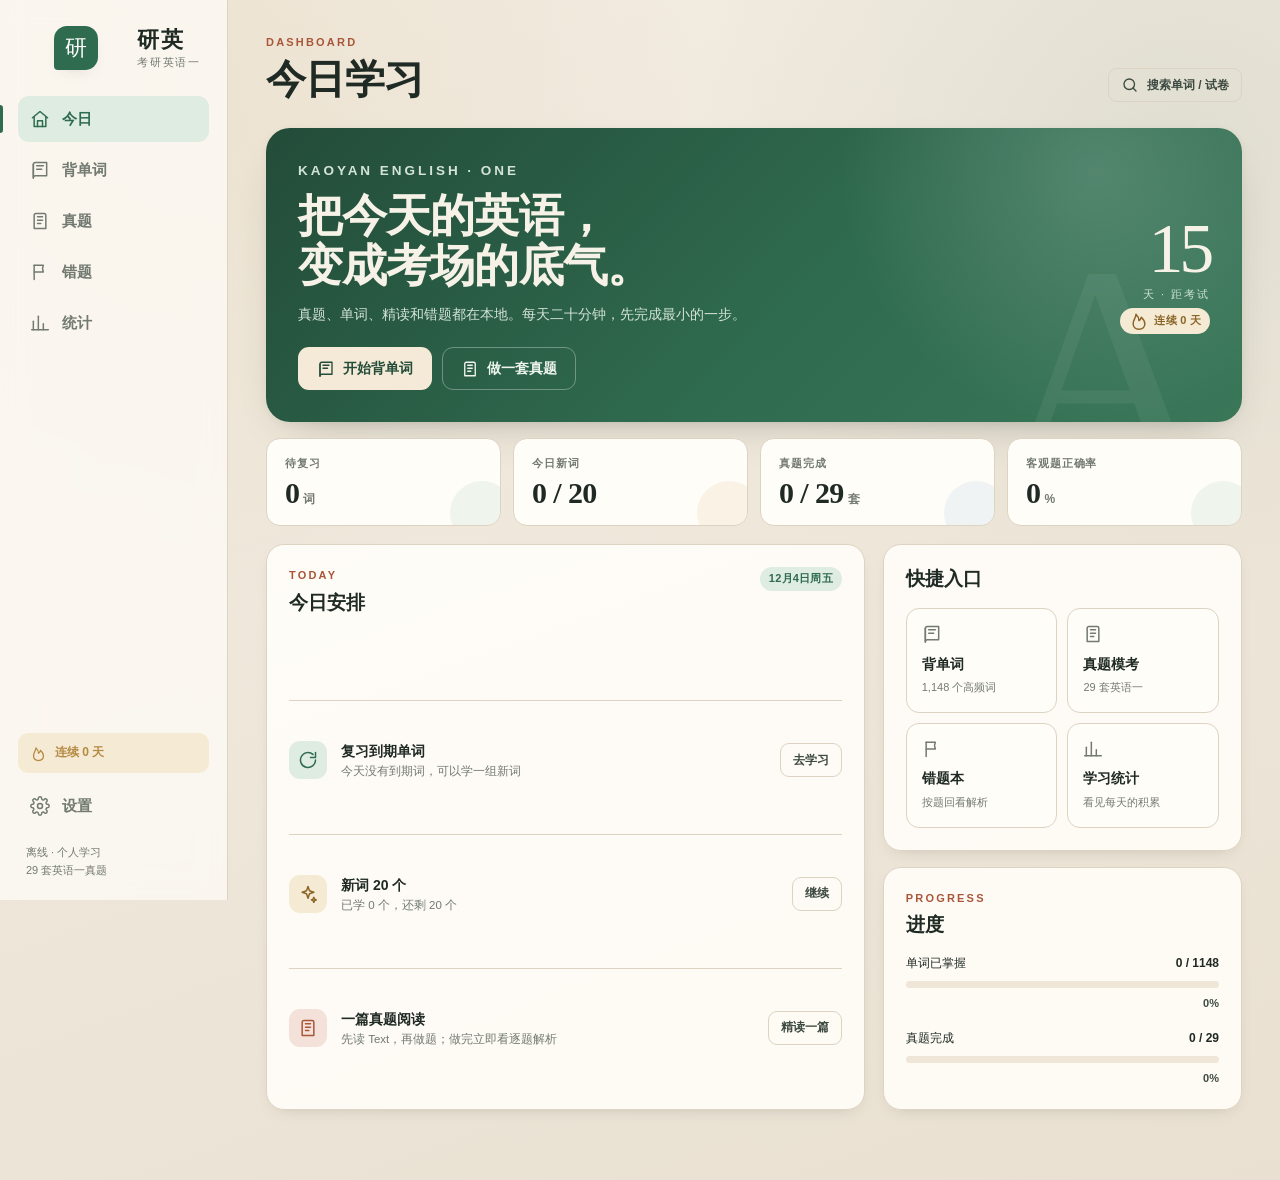
<file: index.html>
<!doctype html>
<html lang="zh-CN">
<head>
  <meta charset="utf-8">
  <meta name="viewport" content="width=device-width, initial-scale=1, viewport-fit=cover">
  <meta name="theme-color" content="#f3ede2">
  <meta name="description" content="考研英语一离线学习工具：真题模考、逐题解析、SRS 背单词、精读与错题本。">
  <title>研英 · 考研英语一</title>
  <link rel="icon" href="assets/icon.svg" type="image/svg+xml">
  <link rel="stylesheet" href="css/app.css">
</head>
<body>
  <div id="app">
    <div class="boot">
      <div class="boot__mark">研</div>
      <p>正在翻开你的英语一笔记…</p>
    </div>
  </div>
  <div id="toast-root" class="toast-root" aria-live="polite"></div>
  <div id="modal-root"></div>
  <noscript><p class="noscript">这个学习工具需要启用 JavaScript。</p></noscript>

  <script src="data/meta.js"></script>
  <script src="data/words-index.js"></script>
  <script src="data/word-order.js"></script>
  <script src="data/word-meta.js"></script>
  <script src="js/util.js"></script>
  <script src="js/store.js"></script>
  <script src="js/srs.js"></script>
  <script src="js/data.js"></script>
  <script src="js/ui.js"></script>
  <script src="js/views/dashboard.js"></script>
  <script src="js/views/vocab.js"></script>
  <script src="js/views/papers.js"></script>
  <script src="js/views/exam.js"></script>
  <script src="js/views/review.js"></script>
  <script src="js/views/reading.js"></script>
  <script src="js/views/mistakes.js"></script>
  <script src="js/views/stats.js"></script>
  <script src="js/views/settings.js"></script>
  <script src="js/app.js"></script>
</body>
</html>
</file>
<file: css/app.css>
/* ==========================================================================
   研英 · 考研英语一
   A warm paper-and-ink visual system.  No external fonts or images.
   ========================================================================== */
:root {
  --bg: #f3ede2;
  --bg-deep: #e9e0d1;
  --surface: #fffdf8;
  --surface-2: #f8f2e7;
  --surface-3: #efe6d7;
  --ink: #202a24;
  --ink-2: #3d4a41;
  --muted: #727a71;
  --line: #ddd3c2;
  --line-strong: #c9bca6;
  --accent: #2f6b4f;
  --accent-2: #24543e;
  --accent-soft: #dfece2;
  --rust: #a95639;
  --rust-soft: #f4e1d9;
  --gold: #b58a43;
  --gold-soft: #f5ead3;
  --blue: #3f6478;
  --blue-soft: #e1eaef;
  --danger: #a33f37;
  --danger-soft: #f5dedb;
  --ok: #2f6b4f;
  --shadow: 0 18px 45px -28px rgba(42, 50, 40, .45), 0 2px 8px rgba(42, 50, 40, .05);
  --shadow-sm: 0 6px 18px -12px rgba(42, 50, 40, .35);
  --radius: 18px;
  --radius-sm: 12px;
  --serif: "Iowan Old Style", "Palatino Linotype", "Book Antiqua", "Source Han Serif SC", "Noto Serif CJK SC", Georgia, serif;
  --sans: "Inter", "Segoe UI", "PingFang SC", "Hiragino Sans GB", "Microsoft YaHei", sans-serif;
  --mono: "Cascadia Code", "SFMono-Regular", Consolas, monospace;
  --sidebar: 228px;
}

html[data-theme="dark"] {
  --bg: #141916;
  --bg-deep: #0f1411;
  --surface: #1c231f;
  --surface-2: #222b26;
  --surface-3: #2a342d;
  --ink: #e9eee8;
  --ink-2: #cbd5cc;
  --muted: #99a49b;
  --line: #344039;
  --line-strong: #4a584f;
  --accent: #7fbf9a;
  --accent-2: #a4d4b6;
  --accent-soft: #243a2d;
  --rust: #d38b6e;
  --rust-soft: #3a2921;
  --gold: #d3af6a;
  --gold-soft: #3a3223;
  --blue: #8db5c8;
  --blue-soft: #23343c;
  --danger: #e08d84;
  --danger-soft: #3c2422;
  --ok: #8bc9a4;
  --shadow: 0 20px 50px -30px rgba(0, 0, 0, .8), 0 2px 10px rgba(0, 0, 0, .25);
  --shadow-sm: 0 8px 22px -14px rgba(0, 0, 0, .65);
}

* { box-sizing: border-box; }
html { scroll-behavior: smooth; }
body {
  margin: 0;
  min-height: 100vh;
  color: var(--ink);
  background:
    radial-gradient(circle at 12% 6%, rgba(181, 138, 67, .10), transparent 34rem),
    radial-gradient(circle at 92% 12%, rgba(47, 107, 79, .08), transparent 30rem),
    linear-gradient(160deg, var(--bg), var(--bg-deep));
  font-family: var(--sans);
  font-size: 15px;
  line-height: 1.6;
  -webkit-font-smoothing: antialiased;
}
body.has-modal { overflow: hidden; }
a { color: inherit; text-decoration: none; }
button, input, textarea, select { font: inherit; color: inherit; }
button { cursor: pointer; }
::selection { background: var(--accent); color: #fff; }
:focus-visible { outline: 2px solid var(--accent); outline-offset: 3px; border-radius: 6px; }
.icon { width: 20px; height: 20px; flex: none; display: inline-block; vertical-align: -4px; }

.boot {
  min-height: 100vh; display: grid; place-content: center; gap: 16px; text-align: center;
  color: var(--muted); letter-spacing: .08em;
}
.boot__mark, .brand__seal {
  width: 54px; height: 54px; display: grid; place-content: center; margin: 0 auto;
  background: var(--accent); color: #fff; border-radius: 16px 16px 16px 4px;
  font-family: var(--serif); font-size: 27px; box-shadow: var(--shadow-sm);
}
.noscript { padding: 24px; text-align: center; }

/* ---------- shell ---------- */
.app-shell { display: grid; grid-template-columns: var(--sidebar) minmax(0, 1fr); min-height: 100vh; }
.sidebar {
  position: sticky; top: 0; height: 100vh; padding: 26px 18px 20px;
  border-right: 1px solid var(--line);
  background: color-mix(in srgb, var(--surface) 72%, transparent);
  backdrop-filter: blur(14px);
  display: flex; flex-direction: column; gap: 26px; z-index: 30;
}
.brand { display: flex; align-items: center; gap: 12px; padding: 0 8px; }
.brand__seal { width: 44px; height: 44px; font-size: 22px; border-radius: 13px 13px 13px 4px; }
.brand__text { display: grid; line-height: 1.15; }
.brand__text strong { font-family: var(--serif); font-size: 22px; letter-spacing: .06em; }
.brand__text small { color: var(--muted); font-size: 11px; letter-spacing: .16em; margin-top: 4px; }
.nav { display: grid; gap: 5px; }
.nav__item {
  display: flex; align-items: center; gap: 12px; padding: 11px 12px; border-radius: 11px;
  color: var(--muted); font-weight: 600; transition: .18s ease; position: relative;
}
.nav__item:hover { color: var(--ink); background: var(--surface-2); }
.nav__item.is-active { color: var(--accent); background: var(--accent-soft); }
.nav__item.is-active::before {
  content: ""; position: absolute; left: -18px; top: 9px; bottom: 9px; width: 3px;
  border-radius: 0 3px 3px 0; background: var(--accent);
}
.sidebar__foot { margin-top: auto; display: grid; gap: 10px; }
.mini-streak {
  display: flex; align-items: center; gap: 8px; padding: 10px 12px; color: var(--gold);
  background: var(--gold-soft); border-radius: 10px; font-size: 12px; font-weight: 700;
}
.mini-streak .icon { width: 17px; height: 17px; }
.sidebar__note { margin: 4px 8px 0; color: var(--muted); font-size: 11px; line-height: 1.7; }
.main-wrap { min-width: 0; display: flex; flex-direction: column; }
.topbar {
  display: none; align-items: center; justify-content: space-between; padding: 14px 18px;
  position: sticky; top: 0; z-index: 20; background: color-mix(in srgb, var(--bg) 82%, transparent);
  backdrop-filter: blur(12px); border-bottom: 1px solid var(--line);
}
.topbar__brand { font-family: var(--serif); font-size: 21px; font-weight: 700; color: var(--accent); }
.topbar__actions { display: flex; gap: 4px; }
.icon-btn {
  display: inline-grid; place-content: center; width: 38px; height: 38px; border: 0;
  background: transparent; color: var(--muted); border-radius: 10px; transition: .18s ease;
}
.icon-btn:hover { background: var(--surface-2); color: var(--ink); }
.view { width: min(1180px, 100%); margin: 0 auto; padding: 34px 38px 70px; flex: 1; }
.bottom-nav { display: none; }
.theme-dot { display: none; }

/* ---------- typography & headings ---------- */
.kicker {
  margin: 0 0 6px; color: var(--rust); font-size: 11px; font-weight: 800;
  letter-spacing: .2em; text-transform: uppercase;
}
.page-head { display: flex; align-items: flex-end; justify-content: space-between; gap: 20px; margin-bottom: 26px; }
.page-head h1 { margin: 0; font-family: var(--serif); font-size: clamp(28px, 3.4vw, 40px); line-height: 1.12; letter-spacing: -.015em; }
.page-head__actions { display: flex; gap: 8px; flex-wrap: wrap; }
h2, h3, h4 { margin: 0; font-family: var(--serif); line-height: 1.3; }
p { margin: 0; }
.muted { color: var(--muted); }
.small { font-size: 12px; }
.serif { font-family: var(--serif); }
.mono { font-family: var(--mono); }
.center { text-align: center; }
.row { display: flex; align-items: center; gap: 10px; }
.row--between { justify-content: space-between; }
.wrap { flex-wrap: wrap; }
.stack { display: grid; gap: 16px; }
.stack--sm { gap: 8px; }
.mt-8 { margin-top: 8px; } .mt-16 { margin-top: 16px; } .mt-24 { margin-top: 24px; }

/* ---------- buttons, chips, inputs ---------- */
.btn {
  display: inline-flex; align-items: center; justify-content: center; gap: 8px;
  min-height: 42px; padding: 9px 18px; border: 1px solid transparent; border-radius: 11px;
  background: var(--accent); color: #fff; font-weight: 700; font-size: 14px;
  transition: transform .15s ease, background .15s ease, box-shadow .15s ease;
  box-shadow: 0 6px 16px -10px rgba(47, 107, 79, .7);
}
.btn:hover { background: var(--accent-2); transform: translateY(-1px); }
.btn:active { transform: translateY(0); }
.btn .icon { width: 18px; height: 18px; }
.btn--ghost { background: transparent; color: var(--ink-2); border-color: var(--line); box-shadow: none; }
.btn--ghost:hover { background: var(--surface-2); color: var(--ink); }
.btn--soft { background: var(--accent-soft); color: var(--accent); box-shadow: none; }
.btn--soft:hover { background: var(--accent-soft); color: var(--accent-2); }
.btn--danger { background: var(--danger); box-shadow: none; }
.btn--danger:hover { background: color-mix(in srgb, var(--danger) 82%, #000); }
.btn--sm { min-height: 34px; padding: 5px 12px; font-size: 12px; border-radius: 9px; }
.btn--lg { min-height: 50px; padding: 12px 24px; font-size: 15px; }
.btn[disabled] { opacity: .45; pointer-events: none; }
.btn--block { width: 100%; }
.chip {
  display: inline-flex; align-items: center; gap: 5px; padding: 3px 9px; border-radius: 999px;
  background: var(--surface-3); color: var(--muted); font-size: 11px; font-weight: 700;
  letter-spacing: .02em; white-space: nowrap;
}
.chip--accent { background: var(--accent-soft); color: var(--accent); }
.chip--rust { background: var(--rust-soft); color: var(--rust); }
.chip--gold { background: var(--gold-soft); color: #8a6529; }
.chip--blue { background: var(--blue-soft); color: var(--blue); }
.chip--danger { background: var(--danger-soft); color: var(--danger); }
.chip--outline { background: transparent; border: 1px solid var(--line); }
.input, .select, .textarea {
  width: 100%; border: 1px solid var(--line); background: var(--surface); color: var(--ink);
  border-radius: 10px; padding: 10px 12px; outline: none; transition: border .15s ease, box-shadow .15s ease;
}
.input:focus, .select:focus, .textarea:focus { border-color: var(--accent); box-shadow: 0 0 0 3px var(--accent-soft); }
.textarea { resize: vertical; min-height: 110px; line-height: 1.7; }
.search-box { position: relative; }
.search-box .icon { position: absolute; left: 12px; top: 50%; transform: translateY(-50%); width: 17px; height: 17px; color: var(--muted); }
.search-box .input { padding-left: 38px; }
.segmented {
  display: inline-flex; padding: 3px; gap: 3px; background: var(--surface-3); border-radius: 10px;
}
.segmented button {
  border: 0; background: transparent; color: var(--muted); padding: 6px 12px;
  border-radius: 8px; font-size: 12px; font-weight: 700; white-space: nowrap;
}
.segmented button.is-active { background: var(--surface); color: var(--ink); box-shadow: var(--shadow-sm); }
.filter-row { display: flex; flex-wrap: wrap; gap: 10px; align-items: center; margin-bottom: 20px; }
.filter-row .search-box { flex: 1; min-width: 190px; }
.toolbar { display: flex; flex-wrap: wrap; gap: 10px; align-items: center; justify-content: space-between; }

/* ---------- generic cards / grids ---------- */
.card {
  background: color-mix(in srgb, var(--surface) 94%, transparent);
  border: 1px solid var(--line); border-radius: var(--radius); padding: 22px;
  box-shadow: var(--shadow-sm);
}
.card--flat { box-shadow: none; }
.card--accent { border-color: color-mix(in srgb, var(--accent) 30%, var(--line)); }
.card__head { display: flex; align-items: flex-start; justify-content: space-between; gap: 12px; margin-bottom: 16px; }
.card__title { font-size: 19px; }
.grid { display: grid; gap: 16px; }
.grid--2 { grid-template-columns: repeat(2, minmax(0, 1fr)); }
.grid--3 { grid-template-columns: repeat(3, minmax(0, 1fr)); }
.grid--4 { grid-template-columns: repeat(4, minmax(0, 1fr)); }
.stat-grid { display: grid; grid-template-columns: repeat(4, minmax(0, 1fr)); gap: 12px; }
.stat-card {
  padding: 16px 18px; border: 1px solid var(--line); border-radius: 14px;
  background: var(--surface); display: grid; gap: 4px; position: relative; overflow: hidden;
}
.stat-card::after { content: ""; position: absolute; right: -14px; bottom: -20px; width: 64px; height: 64px; border-radius: 50%; background: var(--accent-soft); opacity: .5; }
.stat-card--rust::after { background: var(--rust-soft); }
.stat-card--gold::after { background: var(--gold-soft); }
.stat-card--blue::after { background: var(--blue-soft); }
.stat-card__label { color: var(--muted); font-size: 11px; font-weight: 700; letter-spacing: .08em; text-transform: uppercase; }
.stat-card__value { font-family: var(--serif); font-size: 30px; line-height: 1.1; letter-spacing: -.02em; position: relative; z-index: 1; }
.stat-card__value em { font-family: var(--sans); font-style: normal; font-size: 12px; color: var(--muted); margin-left: 4px; font-weight: 600; }
.progress { display: grid; gap: 7px; }
.progress__bar { height: 7px; border-radius: 999px; background: var(--surface-3); overflow: hidden; }
.progress__bar span { display: block; height: 100%; border-radius: inherit; background: linear-gradient(90deg, var(--accent), #62a47f); transition: width .5s ease; }
.progress__meta { display: flex; justify-content: space-between; color: var(--muted); font-size: 11px; }
.progress__meta b { color: var(--ink-2); }
.progress--gold .progress__bar span { background: linear-gradient(90deg, var(--gold), #d8b471); }
.progress--rust .progress__bar span { background: linear-gradient(90deg, var(--rust), #d08a6e); }
.empty { padding: 54px 24px; text-align: center; color: var(--muted); }
.empty__mark { width: 54px; height: 54px; margin: 0 auto 14px; display: grid; place-content: center; border-radius: 50%; background: var(--surface-3); color: var(--accent); }
.empty h3 { color: var(--ink); margin-bottom: 6px; font-size: 19px; }
.empty p { max-width: 400px; margin: 0 auto 18px; font-size: 13px; }

/* ---------- dashboard ---------- */
.hero {
  position: relative; overflow: hidden; display: grid; grid-template-columns: 1.5fr .8fr; gap: 24px;
  padding: 32px; border-radius: 24px; color: #f7f2e7;
  background:
    radial-gradient(circle at 85% 15%, rgba(255,255,255,.16), transparent 16rem),
    linear-gradient(135deg, #234c39, #2f6b4f 56%, #3a7759);
  box-shadow: var(--shadow);
}
.hero::after {
  content: "A"; position: absolute; right: 3%; bottom: -34%; font-family: var(--serif);
  font-size: 300px; line-height: 1; color: rgba(255,255,255,.055); pointer-events: none;
}
.hero__copy { position: relative; z-index: 1; align-self: center; }
.hero__eyebrow { font-size: 11px; letter-spacing: .22em; text-transform: uppercase; color: #cfe3d5; font-weight: 700; }
.hero h1 { font-size: clamp(29px, 4vw, 45px); margin: 9px 0 12px; line-height: 1.12; letter-spacing: -.02em; }
.hero p { color: #d5e4d9; max-width: 520px; font-size: 13.5px; }
.hero__actions { display: flex; flex-wrap: wrap; gap: 10px; margin-top: 22px; }
.hero .btn { background: #f4ead7; color: #234c39; box-shadow: none; }
.hero .btn:hover { background: #fff7e8; }
.hero .btn--ghost { background: transparent; color: #eef5ed; border-color: rgba(255,255,255,.32); }
.hero .btn--ghost:hover { background: rgba(255,255,255,.1); }
.hero__aside { position: relative; z-index: 1; display: grid; align-content: center; justify-items: end; gap: 8px; text-align: right; }
.hero__days { font-family: var(--serif); font-size: 70px; line-height: .9; letter-spacing: -.06em; }
.hero__days small { display: block; font-family: var(--sans); font-size: 11px; letter-spacing: .18em; color: #cfe3d5; margin-top: 10px; }
.dashboard-grid { display: grid; grid-template-columns: 1.25fr .75fr; gap: 18px; margin-top: 18px; }
.today-card { display: grid; gap: 14px; }
.task-row {
  display: grid; grid-template-columns: 40px 1fr auto; align-items: center; gap: 12px;
  padding: 12px 0; border-top: 1px solid var(--line);
}
.task-row:first-of-type { border-top: 0; }
.task-row__icon { width: 38px; height: 38px; border-radius: 11px; display: grid; place-content: center; background: var(--accent-soft); color: var(--accent); }
.task-row__icon--rust { background: var(--rust-soft); color: var(--rust); }
.task-row__icon--gold { background: var(--gold-soft); color: #8a6529; }
.task-row__title { font-weight: 700; font-size: 14px; }
.task-row__sub { color: var(--muted); font-size: 11.5px; }
.quick-grid { display: grid; grid-template-columns: repeat(2, 1fr); gap: 10px; }
.quick-card {
  display: grid; gap: 4px; padding: 15px; border: 1px solid var(--line); border-radius: 13px;
  background: var(--surface); transition: .18s ease;
}
.quick-card:hover { border-color: var(--accent); transform: translateY(-2px); box-shadow: var(--shadow-sm); }
.quick-card__icon { color: var(--accent); margin-bottom: 4px; }
.quick-card strong { font-size: 13.5px; }
.quick-card span { color: var(--muted); font-size: 11px; }
.recent-list { display: grid; gap: 2px; }
.recent-row { display: flex; align-items: center; justify-content: space-between; gap: 12px; padding: 10px 0; border-top: 1px solid var(--line); font-size: 13px; }
.recent-row:first-child { border-top: 0; }
.recent-row__main { min-width: 0; }
.recent-row__main strong { display: block; font-size: 13px; overflow: hidden; text-overflow: ellipsis; white-space: nowrap; }
.recent-row__main span { color: var(--muted); font-size: 11px; }

/* ---------- vocabulary ---------- */
.vocab-layout { display: grid; grid-template-columns: minmax(0, 1fr) 290px; gap: 18px; align-items: start; }
.vocab-side { position: sticky; top: 24px; display: grid; gap: 14px; }
.vocab-hero {
  display: grid; grid-template-columns: 1fr auto; gap: 16px; align-items: end;
  padding: 24px; border-radius: var(--radius); background: var(--surface); border: 1px solid var(--line);
}
.vocab-hero h2 { font-size: 26px; margin-bottom: 4px; }
.vocab-hero p { color: var(--muted); font-size: 13px; }
.session-progress { min-width: 150px; }
.word-table { display: grid; }
.word-row {
  display: grid; grid-template-columns: 34px minmax(120px, 1.1fr) 72px minmax(0, 2fr) 64px 86px;
  align-items: center; gap: 10px; padding: 11px 10px; border-top: 1px solid var(--line);
  font-size: 13px; transition: background .15s ease;
}
.word-row:first-child { border-top: 0; }
.word-row:hover { background: var(--surface-2); }
.word-row__rank { color: var(--muted); font-size: 11px; font-variant-numeric: tabular-nums; }
.word-row__word { font-family: var(--serif); font-size: 16px; font-weight: 700; }
.word-row__gloss { color: var(--muted); overflow: hidden; text-overflow: ellipsis; white-space: nowrap; }
.word-row__freq { color: var(--muted); font-size: 11px; text-align: right; }
.word-row__status { justify-self: end; }
.word-table__head { color: var(--muted); font-size: 10px; letter-spacing: .12em; text-transform: uppercase; border-bottom: 1px solid var(--line-strong); }
.word-table__head:hover { background: transparent; }
.flashcard {
  position: relative; min-height: 390px; display: grid; align-content: center; justify-items: center;
  gap: 14px; padding: 38px; text-align: center; border-radius: 22px;
  background:
    radial-gradient(circle at 50% 0%, var(--accent-soft), transparent 60%),
    var(--surface);
  border: 1px solid var(--line); box-shadow: var(--shadow);
}
.flashcard__meta { display: flex; gap: 8px; flex-wrap: wrap; justify-content: center; }
.flashcard__word { font-family: var(--serif); font-size: clamp(42px, 7vw, 70px); line-height: 1.05; letter-spacing: -.035em; }
.flashcard__ipa { color: var(--muted); font-family: var(--mono); font-size: 14px; }
.flashcard__prompt { color: var(--muted); font-size: 13px; }
.flashcard__answer { max-width: 560px; display: grid; gap: 10px; animation: fadeUp .3s ease; }
.flashcard__pos { color: var(--rust); font-size: 12px; font-weight: 800; letter-spacing: .08em; text-transform: uppercase; }
.flashcard__gloss { font-size: 19px; line-height: 1.65; }
.flashcard__example { font-family: var(--serif); font-size: 16px; line-height: 1.7; color: var(--ink-2); }
.flashcard__example-zh { color: var(--muted); font-size: 12.5px; }
.flashcard__actions { display: flex; flex-wrap: wrap; gap: 10px; justify-content: center; margin-top: 8px; }
.grade-row { display: grid; grid-template-columns: repeat(4, minmax(0, 1fr)); gap: 8px; width: 100%; max-width: 560px; }
.grade-btn {
  display: grid; gap: 2px; padding: 10px 6px; border-radius: 11px; border: 1px solid var(--line);
  background: var(--surface); color: var(--ink-2); transition: .15s ease;
}
.grade-btn:hover { border-color: var(--accent); background: var(--accent-soft); }
.grade-btn b { font-size: 13px; }
.grade-btn span { font-size: 10px; color: var(--muted); }
.grade-btn--again:hover { border-color: var(--danger); background: var(--danger-soft); }
.grade-btn--easy:hover { border-color: var(--gold); background: var(--gold-soft); }
.key-hint { color: var(--muted); font-size: 10.5px; font-family: var(--mono); }
.word-detail { display: grid; gap: 18px; }
.word-detail__head { display: grid; gap: 4px; padding-bottom: 16px; border-bottom: 1px solid var(--line); }
.word-detail__word { font-family: var(--serif); font-size: 38px; line-height: 1.1; }
.word-detail__ipa { color: var(--muted); font-family: var(--mono); font-size: 13px; }
.word-detail__gloss { font-size: 15px; }
.sense { padding: 12px 0; border-top: 1px solid var(--line); display: grid; gap: 4px; }
.sense:first-child { border-top: 0; }
.sense__head { display: flex; flex-wrap: wrap; align-items: center; gap: 7px; }
.sense__zh { font-weight: 700; font-size: 13.5px; }
.sense__en { color: var(--muted); font-family: var(--serif); font-size: 13px; }
.sense__note { color: var(--muted); font-size: 12px; line-height: 1.7; }
.example {
  padding: 14px; border-radius: 12px; background: var(--surface-2); display: grid; gap: 6px;
  border-left: 3px solid var(--line-strong);
}
.example__meta { display: flex; flex-wrap: wrap; gap: 6px; align-items: center; color: var(--muted); font-size: 10.5px; }
.example__en { font-family: var(--serif); font-size: 14.5px; line-height: 1.7; }
.example__zh { color: var(--muted); font-size: 12px; line-height: 1.65; }
.example__analysis { color: var(--ink-2); font-size: 11.5px; line-height: 1.7; padding-top: 4px; border-top: 1px dashed var(--line); }
.example mark.hl, .passage mark.hl { background: var(--gold-soft); color: inherit; padding: 0 2px; border-radius: 3px; }
.word-toolbar { display: flex; flex-wrap: wrap; gap: 6px; }
.list-more { display: grid; place-content: center; padding: 18px; }

/* ---------- papers ---------- */
.paper-grid { display: grid; grid-template-columns: repeat(3, minmax(0, 1fr)); gap: 14px; }
.paper-card {
  position: relative; display: grid; gap: 12px; padding: 20px; border-radius: 16px;
  background: var(--surface); border: 1px solid var(--line); box-shadow: var(--shadow-sm);
  transition: .2s ease; overflow: hidden;
}
.paper-card::after { content: ""; position: absolute; right: -26px; top: -26px; width: 78px; height: 78px; border-radius: 50%; background: var(--accent-soft); opacity: .65; }
.paper-card:hover { transform: translateY(-3px); border-color: var(--line-strong); box-shadow: var(--shadow); }
.paper-card__year { font-family: var(--serif); font-size: 38px; line-height: 1; letter-spacing: -.04em; position: relative; z-index: 1; }
.paper-card__year span { font-family: var(--sans); font-size: 11px; color: var(--muted); letter-spacing: .1em; margin-left: 4px; }
.paper-card__meta { display: flex; flex-wrap: wrap; gap: 6px; position: relative; z-index: 1; }
.paper-card__foot { display: flex; align-items: center; justify-content: space-between; gap: 8px; padding-top: 10px; border-top: 1px solid var(--line); position: relative; z-index: 1; }
.paper-card__status { color: var(--muted); font-size: 11px; }
.paper-card__actions { display: flex; gap: 6px; }
.paper-card--done { border-color: color-mix(in srgb, var(--accent) 28%, var(--line)); }
.paper-card--done::after { background: var(--gold-soft); }
.year-divider { grid-column: 1 / -1; display: flex; align-items: center; gap: 10px; color: var(--muted); font-size: 11px; letter-spacing: .14em; text-transform: uppercase; margin-top: 8px; }
.year-divider::after { content: ""; flex: 1; height: 1px; background: var(--line); }

/* ---------- exam ---------- */
.exam-shell { min-height: 100vh; display: flex; flex-direction: column; background: var(--bg); }
.exam-top {
  position: sticky; top: 0; z-index: 25; display: flex; align-items: center; gap: 14px;
  padding: 12px 22px; background: color-mix(in srgb, var(--surface) 90%, transparent);
  border-bottom: 1px solid var(--line); backdrop-filter: blur(12px);
}
.exam-top__title { min-width: 0; flex: 1; }
.exam-top__title strong { display: block; font-family: var(--serif); font-size: 17px; white-space: nowrap; overflow: hidden; text-overflow: ellipsis; }
.exam-top__title span { color: var(--muted); font-size: 10.5px; letter-spacing: .08em; }
.exam-top__right { display: flex; align-items: center; gap: 10px; }
.timer {
  display: flex; align-items: center; gap: 7px; padding: 7px 12px; border-radius: 9px;
  background: var(--surface-2); border: 1px solid var(--line); font-family: var(--mono);
  font-size: 15px; font-weight: 700; font-variant-numeric: tabular-nums;
}
.timer.is-low { color: var(--danger); background: var(--danger-soft); border-color: transparent; animation: pulse 1.4s infinite; }
.exam-body { flex: 1; display: grid; grid-template-columns: minmax(0, 1.05fr) minmax(0, .95fr); width: min(1500px, 100%); margin: 0 auto; }
.passage-pane { padding: 28px 30px 60px; border-right: 1px solid var(--line); min-width: 0; }
.question-pane { padding: 26px 28px 90px; min-width: 0; background: color-mix(in srgb, var(--surface) 55%, transparent); }
.section-tabs { display: flex; gap: 6px; overflow-x: auto; padding-bottom: 12px; margin-bottom: 18px; border-bottom: 1px solid var(--line); scrollbar-width: thin; }
.section-tabs button {
  border: 0; background: transparent; color: var(--muted); font-size: 11.5px; font-weight: 700;
  padding: 7px 10px; border-radius: 8px; white-space: nowrap;
}
.section-tabs button.is-active { background: var(--accent-soft); color: var(--accent); }
.section-tabs button:disabled { opacity: .38; }
.passage-head { display: flex; align-items: center; gap: 10px; margin-bottom: 16px; }
.passage-head h2 { font-size: 23px; }
.passage-head .chip { margin-left: auto; }
.passage { font-family: var(--serif); font-size: 17px; line-height: 1.95; color: var(--ink-2); }
.passage p { margin: 0 0 1.15em; }
.passage .para-no { color: var(--muted); font-family: var(--sans); font-size: 10px; font-weight: 700; margin-right: 7px; vertical-align: 2px; }
.passage .blank {
  display: inline-grid; place-content: center; min-width: 34px; height: 28px; padding: 0 7px;
  margin: 0 3px; border: 1px dashed var(--line-strong); border-radius: 7px; background: var(--surface-2);
  font-family: var(--sans); font-size: 12px; font-weight: 800; color: var(--accent); vertical-align: 1px;
}
.passage .blank.is-filled { border-style: solid; border-color: var(--accent); background: var(--accent-soft); }
.passage .blank.is-current { outline: 2px solid var(--accent); outline-offset: 2px; }
.ordering-slots { display: grid; gap: 8px; margin: 16px 0; }
.ordering-slot { display: grid; grid-template-columns: 52px 1fr; align-items: center; gap: 10px; }
.ordering-slot__no { font-family: var(--mono); font-size: 12px; color: var(--muted); }
.ordering-slot select { width: 100%; }
.qnav { display: flex; flex-wrap: wrap; gap: 5px; margin-bottom: 20px; }
.qnav__btn {
  width: 30px; height: 30px; border-radius: 7px; border: 1px solid var(--line); background: var(--surface);
  font-size: 10.5px; font-weight: 700; color: var(--muted); display: grid; place-content: center;
}
.qnav__btn.is-answered { background: var(--accent-soft); color: var(--accent); border-color: transparent; }
.qnav__btn.is-current { outline: 2px solid var(--accent); outline-offset: 1px; color: var(--ink); }
.qnav__btn.is-flagged::after { content: ""; position: absolute; }
.question-block { display: grid; gap: 16px; animation: fadeUp .22s ease; }
.question-block__head { display: flex; align-items: flex-start; gap: 12px; }
.q-number { font-family: var(--serif); font-size: 24px; line-height: 1.2; color: var(--accent); min-width: 38px; }
.q-stem { font-size: 15px; line-height: 1.7; padding-top: 2px; }
.q-stem-en { font-family: var(--serif); font-size: 16px; line-height: 1.7; }
.options { display: grid; gap: 8px; }
.option {
  display: grid; grid-template-columns: 26px 1fr; align-items: start; gap: 10px;
  padding: 11px 13px; border: 1px solid var(--line); border-radius: 10px; background: var(--surface);
  text-align: left; transition: .15s ease; width: 100%;
}
.option:hover { border-color: var(--accent); background: var(--accent-soft); }
.option__key { font-family: var(--mono); font-size: 11px; font-weight: 800; color: var(--muted); padding-top: 2px; }
.option__text { font-size: 14px; line-height: 1.55; }
.option.is-selected { border-color: var(--accent); background: var(--accent-soft); }
.option.is-selected .option__key { color: var(--accent); }
.option.is-correct { border-color: var(--ok); background: var(--accent-soft); }
.option.is-wrong { border-color: var(--danger); background: var(--danger-soft); }
.option[disabled] { cursor: default; }
.option[disabled]:hover { transform: none; }
.exam-footer {
  position: fixed; bottom: 0; left: 0; right: 0; z-index: 24; display: flex; align-items: center;
  gap: 10px; padding: 10px 22px; background: color-mix(in srgb, var(--surface) 92%, transparent);
  border-top: 1px solid var(--line); backdrop-filter: blur(12px);
}
.exam-footer__spacer { flex: 1; }
.exam-footer__hint { color: var(--muted); font-size: 11px; }
.explain-box {
  display: grid; gap: 10px; padding: 16px; border-radius: 12px;
  background: var(--surface-2); border: 1px solid var(--line); font-size: 13px;
  animation: fadeUp .2s ease;
}
.explain-box__head { display: flex; flex-wrap: wrap; align-items: center; gap: 7px; }
.explain-box__row { display: grid; grid-template-columns: 58px 1fr; gap: 8px; align-items: start; }
.explain-box__label { color: var(--rust); font-size: 10.5px; font-weight: 800; letter-spacing: .08em; padding-top: 2px; }
.explain-box__text { color: var(--ink-2); line-height: 1.75; }
.explain-box__text.en { font-family: var(--serif); }
.verdicts { display: grid; gap: 5px; }
.verdict { display: grid; grid-template-columns: 20px 28px 1fr; gap: 6px; font-size: 11.5px; line-height: 1.55; }
.verdict__mark { font-weight: 800; color: var(--ok); }
.verdict__mark.is-bad { color: var(--danger); }
.verdict__letter { font-family: var(--mono); color: var(--muted); }
.subjective { display: grid; gap: 14px; }
.subjective__prompt { padding: 16px; border-radius: 12px; background: var(--surface-2); border: 1px solid var(--line); }
.subjective__prompt .en { font-family: var(--serif); line-height: 1.8; }
.count-row { display: flex; justify-content: space-between; color: var(--muted); font-size: 11px; }
.model-answer { display: grid; gap: 10px; padding: 18px; border-radius: 12px; background: var(--surface); border: 1px solid var(--line); }
.model-answer .en { font-family: var(--serif); font-size: 15px; line-height: 1.9; }
.model-answer .zh { color: var(--muted); font-size: 12.5px; line-height: 1.8; }
.writing-image { max-width: 100%; border-radius: 10px; border: 1px solid var(--line); background: var(--surface-2); }
.model-toggle { justify-self: start; }

/* result */
.result-hero { display: grid; grid-template-columns: auto 1fr; gap: 24px; align-items: center; padding: 28px; border-radius: 22px; background: var(--surface); border: 1px solid var(--line); box-shadow: var(--shadow-sm); }
.score-ring { width: 142px; height: 142px; position: relative; display: grid; place-content: center; text-align: center; border-radius: 50%; background: conic-gradient(var(--accent) calc(var(--score, 0) * 1%), var(--surface-3) 0); }
.score-ring::before { content: ""; position: absolute; inset: 9px; background: var(--surface); border-radius: 50%; }
.score-ring__value { position: relative; font-family: var(--serif); font-size: 37px; line-height: 1; }
.score-ring__label { position: relative; color: var(--muted); font-size: 10px; letter-spacing: .12em; margin-top: 4px; }
.result-hero h2 { font-size: 28px; margin-bottom: 6px; }
.result-stats { display: flex; flex-wrap: wrap; gap: 16px; margin-top: 12px; }
.result-stat b { display: block; font-family: var(--serif); font-size: 21px; line-height: 1.1; }
.result-stat span { color: var(--muted); font-size: 10.5px; }
.review-list { display: grid; gap: 10px; }
.review-item { border: 1px solid var(--line); border-radius: 12px; overflow: hidden; background: var(--surface); }
.review-item__head { display: flex; align-items: center; gap: 10px; width: 100%; padding: 12px 14px; background: transparent; border: 0; text-align: left; }
.review-item__no { font-family: var(--mono); font-size: 11px; color: var(--muted); min-width: 34px; }
.review-item__stem { flex: 1; font-size: 12.5px; overflow: hidden; text-overflow: ellipsis; white-space: nowrap; }
.review-item__body { padding: 0 14px 14px; }
.review-item__body .explain-box { margin-top: 8px; }

/* ---------- reading ---------- */
.reading-layout { display: grid; grid-template-columns: minmax(0, 1fr) 300px; gap: 18px; align-items: start; }
.reading-text { padding: 30px; border-radius: var(--radius); background: var(--surface); border: 1px solid var(--line); box-shadow: var(--shadow-sm); }
.reading-text .passage { font-size: 17.5px; }
.reading-text .para { position: relative; padding: 2px 0 2px 0; }
.reading-text .para:hover { background: color-mix(in srgb, var(--gold-soft) 45%, transparent); }
.para__tools { display: flex; gap: 6px; margin-top: 4px; opacity: 0; transition: opacity .15s ease; }
.para:hover .para__tools { opacity: 1; }
.para__zh { margin-top: 8px; padding: 10px 12px; border-left: 2px solid var(--gold); background: var(--gold-soft); border-radius: 0 8px 8px 0; color: var(--ink-2); font-family: var(--sans); font-size: 12.5px; line-height: 1.8; }
.reading-side { position: sticky; top: 24px; display: grid; gap: 14px; }
.reading-side .card { padding: 16px; }
.word-list-mini { display: grid; gap: 2px; max-height: 330px; overflow: auto; }
.word-list-mini button { display: flex; justify-content: space-between; gap: 8px; border: 0; background: transparent; padding: 7px 4px; border-top: 1px solid var(--line); text-align: left; font-size: 12px; }
.word-list-mini button:first-child { border-top: 0; }
.word-list-mini button:hover { color: var(--accent); }
.word-pop {
  position: fixed; z-index: 80; width: min(330px, calc(100vw - 24px)); padding: 16px;
  border-radius: 14px; background: var(--surface); border: 1px solid var(--line); box-shadow: var(--shadow);
}
.word-pop__word { font-family: var(--serif); font-size: 24px; }
.word-pop__gloss { color: var(--ink-2); font-size: 13px; margin: 4px 0 10px; }
.word-pop__actions { display: flex; gap: 6px; flex-wrap: wrap; }

/* ---------- mistakes / stats ---------- */
.mistake-list { display: grid; gap: 10px; }
.mistake-row { display: grid; grid-template-columns: 54px 1fr auto; align-items: center; gap: 12px; padding: 14px 16px; border: 1px solid var(--line); border-radius: 12px; background: var(--surface); }
.mistake-row__no { font-family: var(--serif); font-size: 21px; color: var(--rust); }
.mistake-row__main { min-width: 0; }
.mistake-row__main strong { display: block; font-size: 13px; }
.mistake-row__main span { color: var(--muted); font-size: 11px; }
.heatmap { display: grid; grid-template-columns: repeat(26, 1fr); gap: 4px; margin-top: 12px; }
.heatmap__cell { aspect-ratio: 1; border-radius: 3px; background: var(--surface-3); min-width: 0; }
.heatmap__cell[data-level="1"] { background: color-mix(in srgb, var(--accent) 22%, var(--surface-3)); }
.heatmap__cell[data-level="2"] { background: color-mix(in srgb, var(--accent) 42%, var(--surface-3)); }
.heatmap__cell[data-level="3"] { background: color-mix(in srgb, var(--accent) 64%, var(--surface-3)); }
.heatmap__cell[data-level="4"] { background: var(--accent); }
.heatmap-legend { display: flex; align-items: center; gap: 5px; color: var(--muted); font-size: 10px; justify-content: flex-end; margin-top: 8px; }
.heatmap-legend i { width: 10px; height: 10px; border-radius: 2px; background: var(--surface-3); display: inline-block; }
.bar-list { display: grid; gap: 12px; }
.bar-row { display: grid; grid-template-columns: 108px 1fr 54px; align-items: center; gap: 10px; font-size: 12px; }
.bar-row__label { color: var(--muted); }
.bar-row__track { height: 8px; border-radius: 999px; background: var(--surface-3); overflow: hidden; }
.bar-row__fill { height: 100%; border-radius: inherit; background: var(--accent); }
.bar-row__value { text-align: right; font-family: var(--mono); font-size: 11px; color: var(--ink-2); }

/* ---------- settings ---------- */
.settings-grid { display: grid; grid-template-columns: 1fr 1fr; gap: 18px; align-items: start; }
.settings-section { display: grid; gap: 18px; }
.field { display: grid; gap: 6px; }
.field label { font-size: 12px; font-weight: 700; }
.field small { color: var(--muted); font-size: 11px; }
.field-row { display: flex; align-items: center; justify-content: space-between; gap: 16px; padding: 13px 0; border-top: 1px solid var(--line); }
.field-row:first-child { border-top: 0; }
.field-row__main strong { display: block; font-size: 13px; }
.field-row__main span { color: var(--muted); font-size: 11px; }
.danger-zone { border-color: color-mix(in srgb, var(--danger) 35%, var(--line)); }
.credit { color: var(--muted); font-size: 11px; line-height: 1.8; }

/* ---------- modal / toast ---------- */
.modal-backdrop {
  position: fixed; inset: 0; z-index: 100; background: rgba(18, 24, 20, .52);
  backdrop-filter: blur(4px); display: grid; place-items: center; padding: 18px;
  animation: fadeIn .18s ease;
}
.modal {
  width: min(540px, 100%); max-height: min(82vh, 760px); overflow: auto; position: relative;
  padding: 26px; border-radius: 20px; background: var(--surface); border: 1px solid var(--line);
  box-shadow: 0 40px 90px -30px rgba(0,0,0,.55); animation: fadeUp .2s ease;
}
.modal--wide { width: min(860px, 100%); }
.modal__close { position: absolute; right: 12px; top: 12px; }
.modal__title { font-size: 23px; padding-right: 30px; }
.modal__text { color: var(--muted); font-size: 13px; margin-top: 8px; }
.modal__actions { display: flex; justify-content: flex-end; gap: 8px; margin-top: 22px; }
.search-results { display: grid; gap: 2px; margin-top: 14px; max-height: 50vh; overflow: auto; }
.search-result { display: flex; align-items: center; justify-content: space-between; gap: 12px; padding: 10px; border-radius: 8px; text-align: left; border: 0; background: transparent; }
.search-result:hover { background: var(--surface-2); }
.search-result strong { font-family: var(--serif); font-size: 15px; }
.search-result span { color: var(--muted); font-size: 11px; overflow: hidden; text-overflow: ellipsis; white-space: nowrap; }
.toast-root { position: fixed; left: 50%; bottom: 26px; transform: translateX(-50%); z-index: 200; display: grid; gap: 8px; width: min(400px, calc(100vw - 24px)); pointer-events: none; }
.toast {
  display: flex; align-items: center; gap: 9px; padding: 11px 14px; border-radius: 11px;
  background: var(--ink); color: var(--surface); font-size: 12.5px; font-weight: 600;
  box-shadow: var(--shadow); opacity: 0; transform: translateY(8px); transition: .2s ease;
}
.toast.is-on { opacity: 1; transform: translateY(0); }
.toast__dot { width: 7px; height: 7px; border-radius: 50%; background: var(--accent); flex: none; }
.toast--warn { background: #5b4527; }
.toast--warn .toast__dot { background: var(--gold); }
.toast--error { background: #5a2b27; }
.toast--error .toast__dot { background: #e08d84; }
.toast--ok .toast__dot { background: #8bc9a4; }

/* ---------- motion ---------- */
@keyframes fadeIn { from { opacity: 0; } to { opacity: 1; } }
@keyframes fadeUp { from { opacity: 0; transform: translateY(6px); } to { opacity: 1; transform: translateY(0); } }
@keyframes pulse { 0%, 100% { opacity: 1; } 50% { opacity: .55; } }
@media (prefers-reduced-motion: reduce) {
  *, *::before, *::after { animation-duration: .001ms !important; transition-duration: .001ms !important; scroll-behavior: auto !important; }
}

/* ---------- responsive ---------- */
@media (max-width: 1080px) {
  .paper-grid { grid-template-columns: repeat(2, minmax(0, 1fr)); }
  .vocab-layout, .reading-layout { grid-template-columns: minmax(0, 1fr); }
  .vocab-side, .reading-side { position: static; }
  .dashboard-grid { grid-template-columns: 1fr; }
  .exam-body { grid-template-columns: 1fr; }
  .passage-pane { border-right: 0; border-bottom: 1px solid var(--line); }
}
@media (max-width: 860px) {
  .app-shell { grid-template-columns: 1fr; }
  .sidebar { display: none; }
  .topbar { display: flex; }
  .view { padding: 22px 18px 96px; }
  .bottom-nav {
    display: grid; grid-template-columns: repeat(5, 1fr); position: fixed; bottom: 0; left: 0; right: 0;
    z-index: 30; background: color-mix(in srgb, var(--surface) 94%, transparent);
    border-top: 1px solid var(--line); backdrop-filter: blur(14px); padding: 5px 4px max(5px, env(safe-area-inset-bottom));
  }
  .bottom-nav .nav__item { flex-direction: column; gap: 2px; padding: 6px 2px; font-size: 10px; }
  .bottom-nav .nav__item .icon { width: 19px; height: 19px; }
  .bottom-nav .nav__item.is-active::before { display: none; }
  .hero { grid-template-columns: 1fr; padding: 25px; }
  .hero__aside { justify-items: start; text-align: left; grid-template-columns: auto 1fr; align-items: end; gap: 14px; }
  .hero__days { font-size: 54px; }
  .hero__days small { margin-top: 5px; }
  .stat-grid, .grid--4 { grid-template-columns: repeat(2, minmax(0, 1fr)); }
  .grid--3 { grid-template-columns: 1fr; }
  .settings-grid { grid-template-columns: 1fr; }
  .word-row { grid-template-columns: 28px minmax(100px, 1fr) 58px 70px; }
  .word-row__gloss, .word-row__freq { display: none; }
  .word-table__head { display: none; }
  .exam-top { padding: 10px 12px; }
  .exam-top__title span { display: none; }
  .exam-top__title strong { font-size: 14px; }
  .passage-pane, .question-pane { padding: 20px 18px 110px; }
  .exam-footer { padding: 8px 12px; }
  .exam-footer__hint { display: none; }
  .result-hero { grid-template-columns: 1fr; text-align: center; justify-items: center; }
  .result-stats { justify-content: center; }
}
@media (max-width: 560px) {
  .page-head { align-items: flex-start; flex-direction: column; gap: 12px; }
  .page-head h1 { font-size: 29px; }
  .paper-grid { grid-template-columns: 1fr; }
  .stat-grid { gap: 8px; }
  .stat-card { padding: 13px; }
  .stat-card__value { font-size: 25px; }
  .quick-grid { grid-template-columns: 1fr; }
  .hero h1 { font-size: 29px; }
  .hero__days { font-size: 46px; }
  .grade-row { grid-template-columns: repeat(2, 1fr); }
  .flashcard { padding: 24px 18px; min-height: 330px; }
  .flashcard__word { font-size: 46px; }
  .passage { font-size: 16px; }
  .reading-text { padding: 20px; }
  .heatmap { grid-template-columns: repeat(13, 1fr); }
  .mistake-row { grid-template-columns: 42px 1fr; }
  .mistake-row__actions { grid-column: 2; justify-self: start; }
  .toast-root { bottom: 78px; }
  .modal { padding: 22px 18px; }
}

/* ---------- statistics / mistakes extras ---------- */
.stats-grid { display: grid; grid-template-columns: 1fr 1fr; gap: 18px; align-items: start; }
.stats-grid .card { min-width: 0; }
.table-like { display: grid; }
.table-row {
  display: grid; grid-template-columns: minmax(0, 1fr) 64px 68px; align-items: center; gap: 10px;
  padding: 11px 4px; border-top: 1px solid var(--line); font-size: 12px;
}
.table-row:first-child { border-top: 0; }
.table-row:hover { background: var(--surface-2); }
.table-row strong { display: block; font-size: 13px; }
.table-row small { display: block; color: var(--muted); font-size: 10.5px; margin-top: 2px; }
.advice-list { display: grid; gap: 10px; }
.advice {
  display: grid; gap: 3px; padding: 12px 14px; border-radius: 11px;
  background: var(--surface-2); border-left: 3px solid var(--gold);
}
.advice strong { font-size: 13px; }
.advice span { color: var(--muted); font-size: 12px; line-height: 1.7; }
.heatmap-legend i[data-level="1"] { background: color-mix(in srgb, var(--accent) 22%, var(--surface-3)); }
.heatmap-legend i[data-level="2"] { background: color-mix(in srgb, var(--accent) 42%, var(--surface-3)); }
.heatmap-legend i[data-level="3"] { background: color-mix(in srgb, var(--accent) 64%, var(--surface-3)); }
.heatmap-legend i[data-level="4"] { background: var(--accent); }

/* ---------- settings extras ---------- */
.notice { padding: 12px 15px; border-radius: 11px; font-size: 12.5px; line-height: 1.7; margin-bottom: 16px; }
.notice--warn { background: var(--rust-soft); border-left: 3px solid var(--rust); color: var(--ink-2); }
.facts { display: grid; grid-template-columns: repeat(4, 1fr); gap: 8px; margin-top: 16px; }
.facts div { padding: 10px; border-radius: 9px; background: var(--surface-2); text-align: center; }
.facts b { display: block; font-family: var(--serif); font-size: 20px; line-height: 1.2; }
.facts span { color: var(--muted); font-size: 10px; }

/* ---------- reading extras ---------- */
.reading-para { position: relative; padding: 4px 0; }
.reading-para:hover { background: color-mix(in srgb, var(--gold-soft) 40%, transparent); border-radius: 6px; }
.reading-para__tools { position: absolute; right: 0; top: 2px; opacity: 0; transition: opacity .15s ease; }
.reading-para:hover .reading-para__tools { opacity: 1; }
.reading-para p { margin: 0; }
.word {
  cursor: pointer; border-radius: 3px; padding: 0 1px;
  text-decoration: underline; text-decoration-color: transparent; text-underline-offset: 3px;
  transition: background .12s ease, text-decoration-color .12s ease;
}
.word:hover, .word:focus-visible { background: var(--gold-soft); text-decoration-color: var(--gold); outline: 0; }
.word.is-known { text-decoration-color: color-mix(in srgb, var(--accent) 35%, transparent); }
.word.is-mastered { background: color-mix(in srgb, var(--accent-soft) 55%, transparent); }
.q-explain { border-top: 1px solid var(--line); padding: 8px 0; }
.q-explain:first-of-type { border-top: 0; }
.q-explain summary { cursor: pointer; font-size: 12px; line-height: 1.5; }
.q-explain summary::marker { color: var(--muted); }
.mini-example { padding: 8px 10px; border-left: 2px solid var(--line-strong); margin-top: 8px; }
.mini-example .en { font-family: var(--serif); font-size: 13.5px; line-height: 1.6; }
.mini-example .zh { color: var(--muted); font-size: 11.5px; margin-top: 3px; }
.ipa { font-family: var(--mono); color: var(--muted); font-size: 12px; }

/* ---------- exam extras ---------- */
.answer-grid { display: grid; grid-template-columns: repeat(5, 1fr); gap: 6px; margin-top: 8px; }
.answer-cell {
  border: 1px solid var(--line); background: var(--surface); border-radius: 7px;
  padding: 7px 0; font-size: 12px; font-family: var(--mono); color: var(--muted);
}
.answer-cell:hover { border-color: var(--accent); color: var(--accent); }
.answer-cell.is-answered { background: var(--accent-soft); color: var(--accent); border-color: color-mix(in srgb, var(--accent) 35%, var(--line)); }
.answer-cell.is-current { outline: 2px solid var(--gold); outline-offset: 1px; }
.answer-cell.is-flagged::after { content: "•"; color: var(--rust); margin-left: 2px; }
.result-part { display: grid; grid-template-columns: 1fr 70px 50px; gap: 8px; padding: 8px 0; border-top: 1px solid var(--line); font-size: 12px; }
.result-part:first-child { border-top: 0; }
.review-item__detail { border-top: 1px dashed var(--line); }
.review-item__detail summary { padding: 7px 14px; cursor: pointer; }

/* ---------- search extras ---------- */
.search-box--modal { margin-top: 12px; }
.search-group { margin: 14px 0 4px; color: var(--muted); font-size: 10px; letter-spacing: .14em; text-transform: uppercase; }
.search-empty { color: var(--muted); font-size: 12px; padding: 14px 4px; }
.search-result em { font-family: var(--mono); color: var(--muted); font-size: 10px; font-style: normal; }

@media (max-width: 860px) {
  .stats-grid { grid-template-columns: 1fr; }
}
@media (max-width: 560px) {
  .facts { grid-template-columns: repeat(2, 1fr); }
  .answer-grid { grid-template-columns: repeat(5, 1fr); }
  .reading-para__tools { opacity: 1; position: static; margin-bottom: 2px; }
  .table-row { grid-template-columns: 1fr 50px 60px; }
}
</file>
